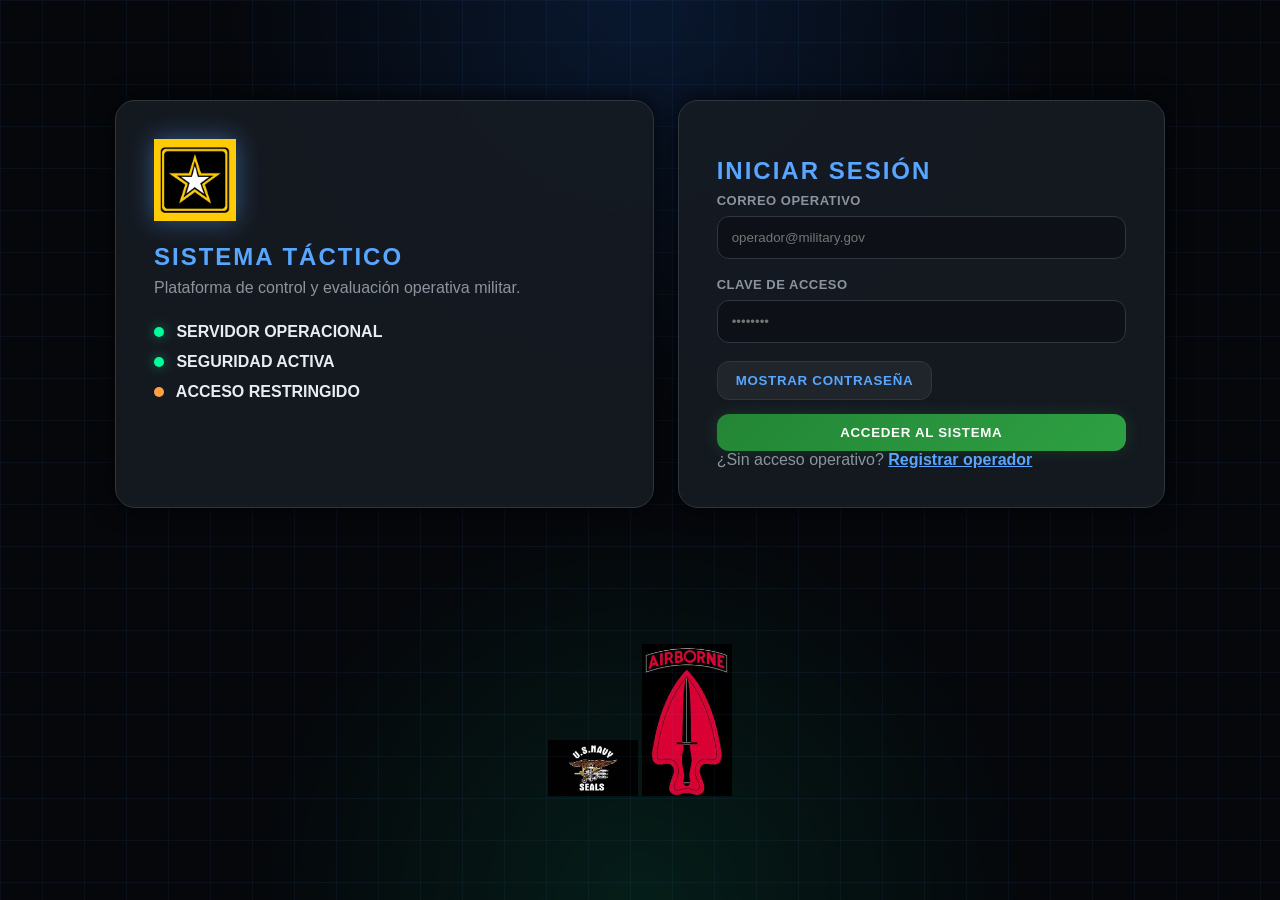
<file: proyecto_final/public/index.html>
<!DOCTYPE html>
<html lang="es">

<head>
    <meta charset="UTF-8">
    <meta name="viewport" content="width=device-width, initial-scale=1.0">

    <title>Sistema Militar | Login</title>

    <!-- Fuente -->
    <link href="https://fonts.googleapis.com/css2?family=Orbitron:wght@400;600;700&display=swap" rel="stylesheet">

    <!-- CSS -->
    <link rel="stylesheet" href="css/styles.css">
</head>

<body class="login-body">

    <!-- Overlay -->
    <div class="bg-overlay"></div>

    <!-- Contenedor principal -->
    <main class="login-wrapper">

        <!-- Panel izquierdo -->
        <section class="login-info">

            <div class="logo-container">
                <img src="img/army.png" alt="Army Logo">
            </div>

            <h1>SISTEMA TÁCTICO</h1>

            <p class="subtitle">
                Plataforma de control y evaluación operativa militar.
            </p>

            <div class="system-status">
                <div class="status-line">
                    <span class="dot active"></span>
                    SERVIDOR OPERACIONAL
                </div>

                <div class="status-line">
                    <span class="dot active"></span>
                    SEGURIDAD ACTIVA
                </div>

                <div class="status-line">
                    <span class="dot warning"></span>
                    ACCESO RESTRINGIDO
                </div>
            </div>

        </section>

        <!-- Panel derecho -->
        <section class="login-panel">

            <form id="loginForm" class="login-form">

                <h2>INICIAR SESIÓN</h2>

                <div class="input-group">
                    <label for="email">CORREO OPERATIVO</label>
                    <input type="email" id="email" placeholder="operador@military.gov" required>
                </div>

                <div class="input-group">
                    <label for="password">CLAVE DE ACCESO</label>
                    <input type="password" id="password" minlength="8" placeholder="••••••••" required>
                </div>

                <button type="button" class="toggle-password" id="btnVerPassword">
                    MOSTRAR CONTRASEÑA
                </button>

                <button type="submit" class="login-btn">
                    ACCEDER AL SISTEMA
                </button>

                <!-- Estado -->
                <div id="loginStatus" class="login-status"></div>

                <p class="register-link">
                    ¿Sin acceso operativo?
                    <a href="registrarse.html">
                        Registrar operador
                    </a>
                </p>

            </form>

        </section>

    </main>

    <!-- Footer -->
    <footer class="footer-logos">

        <img src="img/seals.jpg" alt="Seals">

        <img src="img/delta.jpg" alt="Delta Force">


    </footer>

    <!-- JS -->
    <script src="js/seguridad.js"></script>

</body>

</html>
</file>
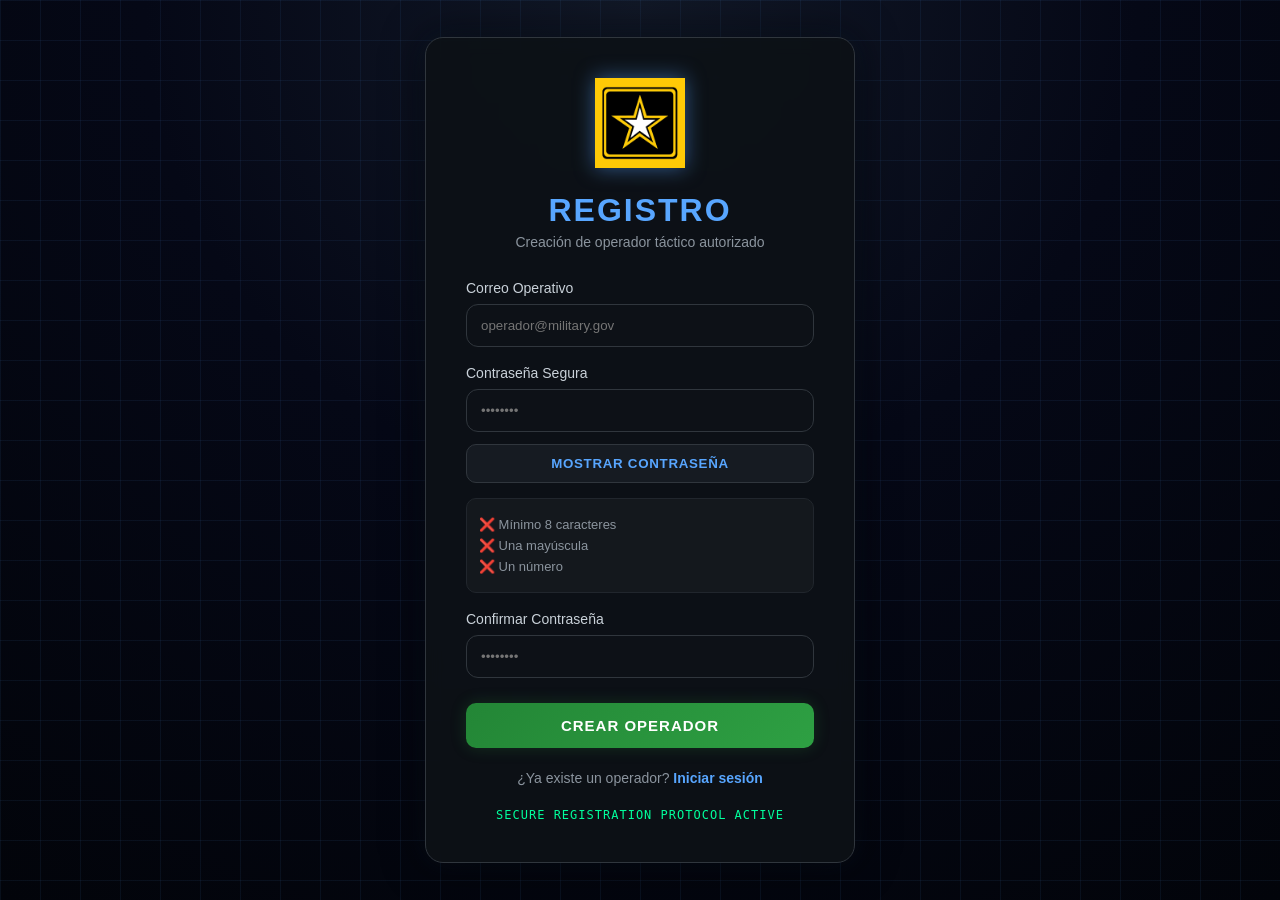
<file: proyecto_final/public/registrarse.html>
<!DOCTYPE html>
<html lang="es">

<head>
    <meta charset="UTF-8">
    <meta name="viewport" content="width=device-width, initial-scale=1.0">
    <title>Registro Militar</title>

    <link rel="stylesheet" href="css/styles.css">

    <style>
        body {
            margin: 0;
            padding: 0;
            background:
                radial-gradient(circle at top, #111827 0%, #050816 45%, #02040a 100%);
            min-height: 100vh;
            display: flex;
            justify-content: center;
            align-items: center;
            overflow: hidden;
            font-family: "Segoe UI", sans-serif;
            color: white;
        }

        .background-grid {
            position: absolute;
            inset: 0;
            background-image:
                linear-gradient(rgba(88, 166, 255, 0.07) 1px, transparent 1px),
                linear-gradient(90deg, rgba(88, 166, 255, 0.07) 1px, transparent 1px);
            background-size: 40px 40px;
            animation: moverGrid 10s linear infinite;
        }

        @keyframes moverGrid {
            from {
                transform: translateY(0px);
            }

            to {
                transform: translateY(40px);
            }
        }

        .registro-box {
            position: relative;
            z-index: 2;
            width: 430px;
            padding: 40px;
            border-radius: 18px;
            background: rgba(13, 17, 23, 0.95);
            border: 1px solid #30363d;
            box-shadow:
                0 0 40px rgba(0, 0, 0, 0.7),
                0 0 25px rgba(88, 166, 255, 0.08);
            backdrop-filter: blur(10px);
        }

        .logo-top {
            text-align: center;
            margin-bottom: 20px;
        }

        .logo-top img {
            width: 90px;
            filter: drop-shadow(0 0 10px rgba(88, 166, 255, 0.5));
        }

        h1 {
            text-align: center;
            margin-bottom: 5px;
            color: #58a6ff;
            letter-spacing: 2px;
        }

        .subtitle {
            text-align: center;
            color: #8b949e;
            font-size: 14px;
            margin-bottom: 30px;
        }

        label {
            display: block;
            margin-top: 18px;
            margin-bottom: 8px;
            color: #c9d1d9;
            font-size: 14px;
        }

        input {
            width: 100%;
            padding: 14px;
            border-radius: 10px;
            border: 1px solid #30363d;
            background: #0d1117;
            color: white;
            outline: none;
            box-sizing: border-box;
            transition: 0.25s;
        }

        input:focus {
            border-color: #58a6ff;
            box-shadow: 0 0 10px rgba(88, 166, 255, 0.3);
        }

        .checks {
            margin-top: 15px;
            background: rgba(255, 255, 255, 0.03);
            border: 1px solid #21262d;
            border-radius: 10px;
            padding: 12px;
        }

        .checks p {
            margin: 6px 0;
            font-size: 13px;
            color: #8b949e;
        }

        .toggle-password {
            width: 100%;
            margin-top: 12px;
            padding: 12px;
            background: #161b22;
            border: 1px solid #30363d;
            color: #58a6ff;
            border-radius: 10px;
            cursor: pointer;
            transition: 0.2s;
        }

        .toggle-password:hover {
            background: #1f2937;
        }

        .btn-register {
            width: 100%;
            margin-top: 25px;
            padding: 15px;
            border: none;
            border-radius: 10px;
            background: linear-gradient(135deg, #238636, #2ea043);
            color: white;
            font-size: 15px;
            font-weight: bold;
            letter-spacing: 1px;
            cursor: pointer;
            transition: 0.25s;
        }

        .btn-register:hover {
            transform: translateY(-2px);
            box-shadow: 0 0 18px rgba(46, 160, 67, 0.4);
        }

        .footer-text {
            margin-top: 22px;
            text-align: center;
            color: #8b949e;
            font-size: 14px;
        }

        .footer-text a {
            color: #58a6ff;
            text-decoration: none;
            font-weight: bold;
        }

        .footer-text a:hover {
            text-decoration: underline;
        }

        .status-bar {
            margin-top: 22px;
            text-align: center;
            font-size: 12px;
            color: #00ff9c;
            font-family: monospace;
            letter-spacing: 1px;
        }
    </style>
</head>

<body>

    <div class="background-grid"></div>

    <div class="registro-box">

        <div class="logo-top">
            <img src="img/army.png" alt="Logo Militar">
        </div>

        <h1>REGISTRO</h1>
        <div class="subtitle">
            Creación de operador táctico autorizado
        </div>

        <form id="registroForm">

            <label for="email">Correo Operativo</label>
            <input type="email" id="email" required placeholder="operador@military.gov">

            <label for="password">Contraseña Segura</label>
            <input type="password" id="password" required minlength="8" placeholder="••••••••">

            <button type="button" id="btnVerPassword" class="toggle-password">
                Mostrar contraseña
            </button>

            <div class="checks">
                <p id="longitud">❌ Mínimo 8 caracteres</p>
                <p id="mayus">❌ Una mayúscula</p>
                <p id="numero">❌ Un número</p>
            </div>

            <label for="confirmar">Confirmar Contraseña</label>
            <input type="password" id="confirmar" required minlength="8" placeholder="••••••••">

            <button type="submit" class="btn-register">
                CREAR OPERADOR
            </button>

        </form>

        <div class="footer-text">
            ¿Ya existe un operador?
            <a href="index.html">Iniciar sesión</a>
        </div>

        <div class="status-bar">
            SECURE REGISTRATION PROTOCOL ACTIVE
        </div>

    </div>

    <script src="js/seguridad.js"></script>

</body>

</html>
</file>
<file: proyecto_final/public/css/styles.css>
:root {
    --bg-main: radial-gradient(circle at top, #0a0a0a, #000 85%);
    --bg-card: #161b22;
    --bg-input: #0d1117;

    --text-main: #e6edf3;
    --text-muted: #8b949e;

    --accent-blue: #58a6ff;
    --accent-green: #00ff9c;
    --accent-red: #f85149;
    --accent-orange: #ff9f43;
    --accent-gold: #ffd700;

    --btn-green-start: #238636;
    --btn-green-end: #2ea043;

    --border-color: #30363d;
    --border-glow: #1f6feb33;

    --shadow-main: 0 0 25px rgba(0, 0, 0, .75);

    --radius: 10px;
    --transition: .25s ease;
}

/* =========================================================
   RESET
========================================================= */

* {
    margin: 0;
    padding: 0;
    box-sizing: border-box;
}

html {
    scroll-behavior: smooth;
}

body {
    min-height: 100vh;
    overflow-x: hidden;
    font-family: 'Segoe UI', Tahoma, Geneva, Verdana, sans-serif;
    background: var(--bg-main);
    color: var(--text-main);
}

/* =========================================================
   COMPONENTES GLOBALES
========================================================= */

.container {
    width: 100%;
    max-width: 1300px;
    margin: auto;
    padding: 20px;
}

.card {
    background: var(--bg-card);
    border: 1px solid var(--border-color);
    border-radius: var(--radius);
    box-shadow: var(--shadow-main);
    padding: 24px;
}

.card-title {
    color: var(--accent-blue);
    font-size: 18px;
    margin-bottom: 18px;
    padding-bottom: 10px;
    border-bottom: 1px solid var(--border-color);
    letter-spacing: .5px;
}

.input {
    width: 100%;
    padding: 12px;
    margin-top: 6px;
    background: var(--bg-input);
    border: 1px solid var(--border-color);
    border-radius: 6px;
    color: white;
    outline: none;
    transition: var(--transition);
}

.input:focus {
    border-color: var(--accent-blue);
    box-shadow: 0 0 8px rgba(88, 166, 255, .35);
}

.label {
    display: block;
    margin-top: 14px;
    margin-bottom: 6px;
    text-align: left;
    color: var(--text-muted);
    font-size: 13px;
}

.btn {
    width: 100%;
    border: none;
    border-radius: 6px;
    padding: 12px;
    font-weight: 700;
    cursor: pointer;
    transition: var(--transition);
    letter-spacing: .5px;
}

.btn:hover {
    transform: translateY(-2px);
}

.btn-primary {
    background: linear-gradient(135deg, var(--btn-green-start), var(--btn-green-end));
    color: white;
}

.btn-primary:hover {
    background: linear-gradient(135deg, #2ea043, #3fb950);
}

.btn-secondary {
    background: #21262d;
    border: 1px solid var(--border-color);
    color: white;
}

.btn-secondary:hover {
    background: #30363d;
}

.btn-danger {
    background: #da3637;
    color: white;
}

.btn-danger:hover {
    background: var(--accent-red);
}

.link {
    color: var(--accent-blue);
    text-decoration: none;
    font-size: 13px;
}

.link:hover {
    text-decoration: underline;
}

/* =========================================================
   LOGIN / REGISTRO
========================================================= */

.auth-body {
    display: flex;
    justify-content: center;
    align-items: center;
    min-height: 100vh;
    padding: 20px;
}

.auth-box {
    width: 100%;
    max-width: 380px;
}

.auth-form {
    background: rgba(20, 20, 20, .96);
    border: 1px solid var(--border-glow);
    border-radius: 14px;
    padding: 40px;
    box-shadow: var(--shadow-main);
}

.auth-title {
    text-align: center;
    font-size: 28px;
    margin-bottom: 25px;
    color: var(--accent-blue);
    letter-spacing: 2px;
}

.password-toggle {
    background: none;
    border: none;
    color: var(--accent-blue);
    cursor: pointer;
    margin-top: 10px;
    font-size: 12px;
}

.auth-footer {
    margin-top: 18px;
    text-align: center;
    color: var(--text-muted);
    font-size: 13px;
}

.checks {
    margin-top: 12px;
    text-align: left;
}

.checks p {
    margin: 5px 0;
    font-size: 12px;
    color: var(--text-muted);
}

/* =========================================================
   LOGOS
========================================================= */

.top-logo {
    position: fixed;
    top: 20px;
    right: 20px;
    z-index: 20;
}

.logo {
    width: 120px;
    height: auto;
    display: block;
    margin: 0 auto;
}

.top-logo img {
    width: 75px;
    opacity: .85;
}

.bottom-logos {
    position: fixed;
    bottom: 20px;
    left: 50%;
    transform: translateX(-50%);
    display: flex;
    gap: 45px;
    opacity: .7;
}

.bottom-logos img {
    width: 70px;
    transition: var(--transition);
}

.bottom-logos img:hover {
    transform: scale(1.08);
    opacity: 1;
}

/* =========================================================
   TERMINAL
========================================================= */

.terminal-body {
    background: black;
    overflow: hidden;
    display: flex;
    justify-content: center;
    align-items: center;
    height: 100vh;
    font-family: monospace;
    color: var(--accent-green);
    position: relative;
}

.terminal-body::before {
    content: "";
    position: absolute;
    inset: 0;
    background:
        repeating-linear-gradient(to bottom,
            rgba(255, 255, 255, .03),
            rgba(255, 255, 255, .03) 1px,
            transparent 1px,
            transparent 3px);
    pointer-events: none;
}

.terminal {
    width: 100%;
    max-width: 650px;
    padding: 30px;
    border: 1px solid rgba(0, 255, 156, .2);
    background: rgba(0, 0, 0, .75);
    box-shadow: 0 0 30px rgba(0, 255, 156, .15);
}

.terminal-header {
    display: flex;
    justify-content: space-between;
    margin-bottom: 20px;
    color: var(--accent-green);
    font-size: 13px;
}

.terminal-line {
    opacity: 0;
    margin-bottom: 12px;
    animation: fadeLine .8s forwards;
}

.terminal-line:nth-child(1) {
    animation-delay: .5s;
}

.terminal-line:nth-child(2) {
    animation-delay: 1.3s;
}

.terminal-line:nth-child(3) {
    animation-delay: 2.1s;
}

.terminal-line:nth-child(4) {
    animation-delay: 2.9s;
}

.terminal-success {
    color: #00ff00;
    font-weight: 700;
}

.cursor {
    display: inline-block;
    animation: blink .8s infinite;
}

@keyframes fadeLine {
    to {
        opacity: 1;
    }
}

@keyframes blink {
    50% {
        opacity: 0;
    }
}

/* =========================================================
   EVALUACION
========================================================= */

.evaluacion-body {
    padding: 40px 20px;
    font-family: monospace;
    background: black;
    color: var(--accent-green);
}

.evaluacion-container {
    width: 100%;
    max-width: 650px;
    margin: auto;
}

.evaluacion-header {
    text-align: center;
    margin-bottom: 30px;
}

.evaluacion-header h1 {
    margin-bottom: 10px;
    letter-spacing: 1px;
}

.evaluacion-form {
    border: 1px solid rgba(0, 255, 156, .25);
    background: #0a0a0a;
}

.evaluacion-form .input {
    border-color: rgba(0, 255, 156, .35);
    color: var(--accent-green);
}

.evaluacion-form .input::placeholder {
    color: rgba(0, 255, 156, .45);
}

.evaluacion-grid {
    display: grid;
    grid-template-columns: 1fr 1fr;
    gap: 18px;
}

.evaluacion-info {
    margin-top: 25px;
    padding: 18px;
    border: 1px solid rgba(0, 255, 156, .2);
    border-radius: 10px;
    background: rgba(0, 255, 156, .04);
}

#resultado {
    margin-top: 25px;
    text-align: center;
    font-size: 22px;
    font-weight: bold;
}

/* =========================================================
   DASHBOARD
========================================================= */

.dashboard-body {
    padding: 30px 20px;
}

.dashboard-header {
    text-align: center;
    margin-bottom: 30px;
}

.dashboard-header h1 {
    font-size: 28px;
    letter-spacing: 2px;
}

.dashboard-grid {
    display: grid;
    grid-template-columns: repeat(auto-fit, minmax(320px, 1fr));
    gap: 22px;
}

.dashboard-card {
    min-height: 260px;
}

.dashboard-card p {
    margin: 10px 0;
    line-height: 1.5;
}

.progress {
    width: 100%;
    height: 20px;
    margin-top: 18px;
    border-radius: 20px;
    overflow: hidden;
    background: #2d333b;
}

.bar {
    width: 0%;
    height: 100%;
    transition: .5s ease;
}

.level-up {
    position: fixed;
    top: 50%;
    left: 50%;
    transform: translate(-50%, -50%);
    background: black;
    color: var(--accent-green);
    border: 2px solid var(--accent-green);
    border-radius: 12px;
    padding: 24px 40px;
    font-size: 24px;
    font-weight: 700;
    box-shadow: 0 0 35px rgba(0, 255, 156, .35);
    display: none;
    z-index: 999;
}

.streak {
    color: var(--accent-orange);
    font-weight: bold;
}

.timer-display {
    margin-top: 15px;
    padding: 10px;
    text-align: center;
    font-size: 32px;
    background: #0d1117;
    border: 1px solid var(--border-color);
    border-radius: 10px;
    color: var(--accent-red);
    font-family: monospace;
    letter-spacing: 2px;
}

.timer-controls {
    display: flex;
    gap: 10px;
    margin-top: 12px;
}

.timer-controls .btn {
    margin-top: 0;
}

.chart-container {
    position: relative;
    width: 100%;
    height: 260px;
}

/* =========================================================
   ALERTAS
========================================================= */

.alert-success {
    color: var(--accent-green);
}

.alert-danger {
    color: var(--accent-red);
}

.alert-warning {
    color: var(--accent-orange);
}

/* =========================================================
   RESPONSIVE
========================================================= */

@media(max-width:768px) {

    .dashboard-grid {
        grid-template-columns: 1fr;
    }

    .evaluacion-grid {
        grid-template-columns: 1fr;
    }

    .terminal {
        width: 92%;
        padding: 22px;
    }

    .auth-form {
        padding: 30px 24px;
    }

    .bottom-logos {
        gap: 20px;
    }

    .bottom-logos img {
        width: 55px;
    }

    .top-logo img {
        width: 60px;
    }

    .dashboard-header h1 {
        font-size: 22px;
    }

    .level-up {
        width: 90%;
        text-align: center;
        font-size: 20px;
    }
}


/* =========================================================
   CORRECCIÓN GLOBAL DE BOTONES Y PANTALLAS REALES DEL PROYECTO
   ========================================================= */

button,
.btn,
.login-btn,
.btn-register,
.btn-evaluacion,
.btn-principal,
.btn-mision,
.toggle-password,
.btn-logout {
    appearance: none;
    border: 0;
    border-radius: 12px;
    padding: 12px 18px;
    font-weight: 800;
    letter-spacing: .7px;
    text-transform: uppercase;
    cursor: pointer;
    transition: transform .18s ease, box-shadow .18s ease, background .18s ease, border-color .18s ease;
    font-family: inherit;
    line-height: 1;
}

button:focus-visible,
.btn:focus-visible,
.login-btn:focus-visible,
.btn-register:focus-visible,
.btn-evaluacion:focus-visible,
.btn-principal:focus-visible,
.btn-mision:focus-visible,
.toggle-password:focus-visible,
.btn-logout:focus-visible {
    outline: 2px solid var(--accent-blue);
    outline-offset: 3px;
}

button:hover,
.btn:hover,
.login-btn:hover,
.btn-register:hover,
.btn-evaluacion:hover,
.btn-principal:hover,
.btn-mision:hover,
.toggle-password:hover,
.btn-logout:hover {
    transform: translateY(-2px);
}

button:active,
.btn:active,
.login-btn:active,
.btn-register:active,
.btn-evaluacion:active,
.btn-principal:active,
.btn-mision:active,
.toggle-password:active,
.btn-logout:active {
    transform: translateY(0);
}

.btn-primary,
.login-btn,
.btn-register,
.btn-evaluacion,
.btn-principal,
.btn-mision {
    background: linear-gradient(135deg, var(--btn-green-start), var(--btn-green-end));
    color: #fff;
    box-shadow: 0 0 16px rgba(46, 160, 67, .22);
}

.btn-primary:hover,
.login-btn:hover,
.btn-register:hover,
.btn-evaluacion:hover,
.btn-principal:hover,
.btn-mision:hover {
    box-shadow: 0 0 24px rgba(46, 160, 67, .38);
}

.btn-secondary,
.toggle-password {
    background: rgba(33, 38, 45, .95);
    color: var(--accent-blue);
    border: 1px solid var(--border-color);
}

.btn-secondary:hover,
.toggle-password:hover {
    background: #30363d;
    border-color: var(--accent-blue);
    box-shadow: 0 0 16px rgba(88, 166, 255, .2);
}

.btn-danger,
.btn-logout {
    background: linear-gradient(135deg, #7f1d1d, #da3637);
    color: #fff;
    box-shadow: 0 0 16px rgba(248, 81, 73, .18);
}

.btn-danger:hover,
.btn-logout:hover {
    box-shadow: 0 0 22px rgba(248, 81, 73, .32);
}

/* LOGIN REAL */
.login-body {
    min-height: 100vh;
    display: grid;
    place-items: center;
    padding: 32px;
    background:
        radial-gradient(circle at top, rgba(31, 111, 235, .16), transparent 38%),
        radial-gradient(circle at bottom, rgba(0, 255, 156, .09), transparent 35%),
        #05070b;
    position: relative;
}

.bg-overlay {
    position: fixed;
    inset: 0;
    background-image:
        linear-gradient(rgba(88, 166, 255, .06) 1px, transparent 1px),
        linear-gradient(90deg, rgba(88, 166, 255, .06) 1px, transparent 1px);
    background-size: 42px 42px;
    pointer-events: none;
}

.login-wrapper {
    width: min(1050px, 100%);
    display: grid;
    grid-template-columns: 1.05fr .95fr;
    gap: 24px;
    position: relative;
    z-index: 1;
}

.login-info,
.login-panel {
    background: rgba(22, 27, 34, .94);
    border: 1px solid var(--border-color);
    border-radius: 20px;
    padding: 38px;
    box-shadow: var(--shadow-main);
}

.logo-container img,
.header-logo {
    width: 82px;
    filter: drop-shadow(0 0 12px rgba(88, 166, 255, .45));
}

.login-info h1,
.login-form h2 {
    color: var(--accent-blue);
    letter-spacing: 2px;
    margin: 18px 0 8px;
}

.subtitle,
.login-status,
.register-link {
    color: var(--text-muted);
}

.system-status {
    margin-top: 26px;
    display: grid;
    gap: 12px;
}

.status-line {
    color: var(--text-main);
    font-weight: 700;
}

.dot {
    display: inline-block;
    width: 10px;
    height: 10px;
    margin-right: 8px;
    border-radius: 50%;
    background: var(--accent-orange);
}

.dot.active {
    background: var(--accent-green);
    box-shadow: 0 0 12px rgba(0, 255, 156, .45);
}

.input-group {
    margin-bottom: 18px;
}

.input-group label {
    display: block;
    margin-bottom: 8px;
    color: var(--text-muted);
    font-size: 13px;
    font-weight: 700;
    letter-spacing: .5px;
}

.input-group input,
.input-group select,
.login-form input,
#registroForm input,
#registroForm select,
#evaluacionForm input,
#evaluacionForm select {
    width: 100%;
    padding: 13px 14px;
    border-radius: 12px;
    border: 1px solid var(--border-color);
    background: var(--bg-input);
    color: var(--text-main);
    outline: none;
    transition: var(--transition);
}

.input-group input:focus,
.input-group select:focus,
.login-form input:focus,
#registroForm input:focus,
#registroForm select:focus,
#evaluacionForm input:focus,
#evaluacionForm select:focus {
    border-color: var(--accent-blue);
    box-shadow: 0 0 0 3px rgba(88, 166, 255, .14);
}

.login-btn,
.btn-register,
.btn-evaluacion,
.btn-principal,
.btn-mision {
    width: 100%;
    margin-top: 14px;
}

.register-link a,
.footer-text a {
    color: var(--accent-blue);
    font-weight: 800;
}

/* DASHBOARD REAL */
.dashboard-body {
    padding: 26px;
    background:
        radial-gradient(circle at top, rgba(88, 166, 255, .09), transparent 34%),
        #06080c;
}

.dashboard-header {
    max-width: 1500px;
    margin: 0 auto 26px;
    display: grid;
    grid-template-columns: 120px 1fr 160px;
    align-items: center;
    gap: 18px;
    text-align: center;
}

.header-left,
.header-right {
    display: flex;
    justify-content: center;
    align-items: center;
}

.dashboard-container {
    max-width: 1500px;
    margin: 0 auto;
    display: grid;
    grid-template-columns: repeat(12, 1fr);
    gap: 18px;
}

.dashboard-container .card {
    grid-column: span 12;
    background: linear-gradient(180deg, rgba(22, 27, 34, .98), rgba(13, 17, 23, .98));
    border-radius: 16px;
}

.estado-card,
.evaluacion-card {
    grid-column: span 6;
}

.rutina-card,
.mision-card {
    grid-column: span 6;
}

.progreso-card,
.disciplina-card {
    grid-column: span 12;
}

.card-title h2 {
    color: var(--accent-blue);
    font-size: clamp(20px, 2vw, 26px);
}

.estado-info,
.metricas-grid,
.disciplina-grid {
    display: grid;
    grid-template-columns: repeat(auto-fit, minmax(160px, 1fr));
    gap: 14px;
}

.estado-item,
.metrica-box,
.disciplina-box,
.objetivo-box {
    background: rgba(13, 17, 23, .85);
    border: 1px solid var(--border-color);
    border-radius: 14px;
    padding: 16px;
}

.estado-item p,
.metrica-value,
.disciplina-numero {
    margin-top: 6px;
    color: var(--text-main);
    font-size: 20px;
    font-weight: 800;
}

.progress {
    height: 18px;
    background: #2d333b;
    border-radius: 999px;
    overflow: hidden;
}

.bar {
    height: 100%;
    min-width: 0;
    border-radius: 999px;
    box-shadow: 0 0 14px rgba(88, 166, 255, .3);
}

.progress-top {
    display: flex;
    justify-content: space-between;
    color: var(--text-muted);
    margin: 14px 0 8px;
    font-weight: 700;
}

.rutina-badge,
.mision-alerta {
    display: inline-flex;
    padding: 8px 12px;
    border-radius: 999px;
    background: rgba(88, 166, 255, .12);
    border: 1px solid rgba(88, 166, 255, .35);
    color: var(--accent-blue);
    font-weight: 900;
    margin-bottom: 14px;
}

.rutina-contenido h3,
.estado-condicion h3 {
    margin-bottom: 8px;
}

#rutina,
#mision,
#diagnostico {
    white-space: pre-line;
    line-height: 1.65;
}

.timer-section {
    margin-top: 18px;
    padding: 18px;
    background: rgba(13, 17, 23, .72);
    border: 1px solid var(--border-color);
    border-radius: 16px;
}

.timer-title {
    color: var(--text-muted);
    margin-bottom: 8px;
    font-weight: 800;
}

.timer-buttons {
    display: grid;
    grid-template-columns: repeat(2, minmax(120px, 1fr));
    gap: 12px;
    margin-top: 12px;
}

.timer-buttons .btn {
    width: 100%;
}

.grafica-wrapper {
    height: 300px;
    position: relative;
}

.disciplina-alerta {
    margin-top: 16px;
    padding: 14px;
    border-radius: 12px;
    background: rgba(255, 159, 67, .08);
    border: 1px solid rgba(255, 159, 67, .25);
}

/* EVALUACIÓN REAL */
.evaluacion-body {
    background:
        radial-gradient(circle at top, rgba(0, 255, 156, .09), transparent 32%),
        #05080c;
    color: var(--text-main);
}

.evaluacion-container {
    max-width: 1000px;
}

.header-evaluacion,
.evaluacion-header {
    text-align: center;
    margin-bottom: 28px;
}

.header-evaluacion h1,
.evaluacion-header h1 {
    color: var(--accent-green);
    letter-spacing: 2px;
}

.card-evaluacion,
.resultado-box {
    background: rgba(22, 27, 34, .96);
    border: 1px solid var(--border-color);
    border-radius: 18px;
    padding: 24px;
    margin-bottom: 18px;
    box-shadow: var(--shadow-main);
}

.grid-evaluacion {
    display: grid;
    grid-template-columns: repeat(2, 1fr);
    gap: 18px;
}

.info-box {
    margin-top: 16px;
    padding: 14px;
    border-radius: 12px;
    background: rgba(0, 255, 156, .06);
    border: 1px solid rgba(0, 255, 156, .2);
    color: var(--text-muted);
}

.resultado-box {
    display: none;
}

.resultado-box.activo {
    display: block;
}

@media (max-width: 900px) {

    .login-wrapper,
    .dashboard-header,
    .grid-evaluacion {
        grid-template-columns: 1fr;
    }

    .dashboard-container {
        grid-template-columns: 1fr;
    }

    .estado-card,
    .evaluacion-card,
    .rutina-card,
    .mision-card,
    .progreso-card,
    .disciplina-card,
    .dashboard-container .card {
        grid-column: auto;
    }

    .dashboard-header {
        gap: 12px;
    }

    .header-right {
        justify-content: stretch;
    }

    .btn-logout {
        width: 100%;
    }
}

@media (max-width: 560px) {

    .dashboard-body,
    .login-body,
    .evaluacion-body {
        padding: 16px;
    }

    .login-info,
    .login-panel,
    .card,
    .card-evaluacion {
        padding: 20px;
    }

    .timer-buttons {
        grid-template-columns: 1fr;
    }
}

/* =========================================================
   AJUSTES FINALES - EVALUACIÓN Y COOLDOWN
========================================================= */
.campo-opcional {
    color: var(--accent-orange);
    font-size: 12px;
    font-weight: 700;
}

button:disabled,
.btn:disabled,
.btn-primary:disabled {
    opacity: .55;
    cursor: not-allowed;
    transform: none !important;
    filter: grayscale(.35);
}

#rutina,
#mision {
    white-space: pre-line;
    line-height: 1.55;
}


/* =========================================================
   MEJORAS DE RUTINAS CLARAS Y ESTADO FÍSICO ACUMULADO
========================================================= */
.card-title-with-subtitle p {
    margin-top: 6px;
    color: var(--text-muted);
    font-size: 14px;
    font-weight: 500;
}

.metricas-grid-extendida {
    grid-template-columns: repeat(auto-fit, minmax(190px, 1fr));
}

.metrica-label {
    display: block;
    color: var(--text-muted);
    font-size: 13px;
    font-weight: 700;
    margin-bottom: 6px;
}

.metrica-value {
    display: block;
    font-size: 26px;
}

.rutina-meta-grid {
    display: grid;
    grid-template-columns: repeat(auto-fit, minmax(130px, 1fr));
    gap: 10px;
    margin: 16px 0;
}

.rutina-meta-grid div {
    background: rgba(13, 17, 23, .85);
    border: 1px solid var(--border-color);
    border-radius: 12px;
    padding: 12px;
}

.rutina-meta-grid span {
    display: block;
    color: var(--text-muted);
    font-size: 12px;
    font-weight: 700;
    margin-bottom: 4px;
}

.rutina-meta-grid strong {
    color: var(--text-main);
    font-size: 14px;
}

.texto-entrenamiento,
.rutina-contenido p,
.mision-contenido p {
    white-space: pre-line;
    line-height: 1.65;
}

.rutina-contenido h3 {
    margin-top: 16px;
    margin-bottom: 8px;
    color: var(--text-main);
}

.objetivo-value {
    display: block;
    margin-top: 6px;
    white-space: pre-line;
    line-height: 1.55;
}

button:disabled,
.btn:disabled {
    cursor: not-allowed;
    opacity: .55;
    transform: none !important;
    box-shadow: none !important;
}

/* Ajustes finales para logos en despliegue */
.logo-container img,
.header-logo {
    max-width: 82px;
    height: auto;
}
.footer-logos img,
.bottom-logos img {
    max-width: 90px;
    height: auto;
    object-fit: contain;
}
</file>
